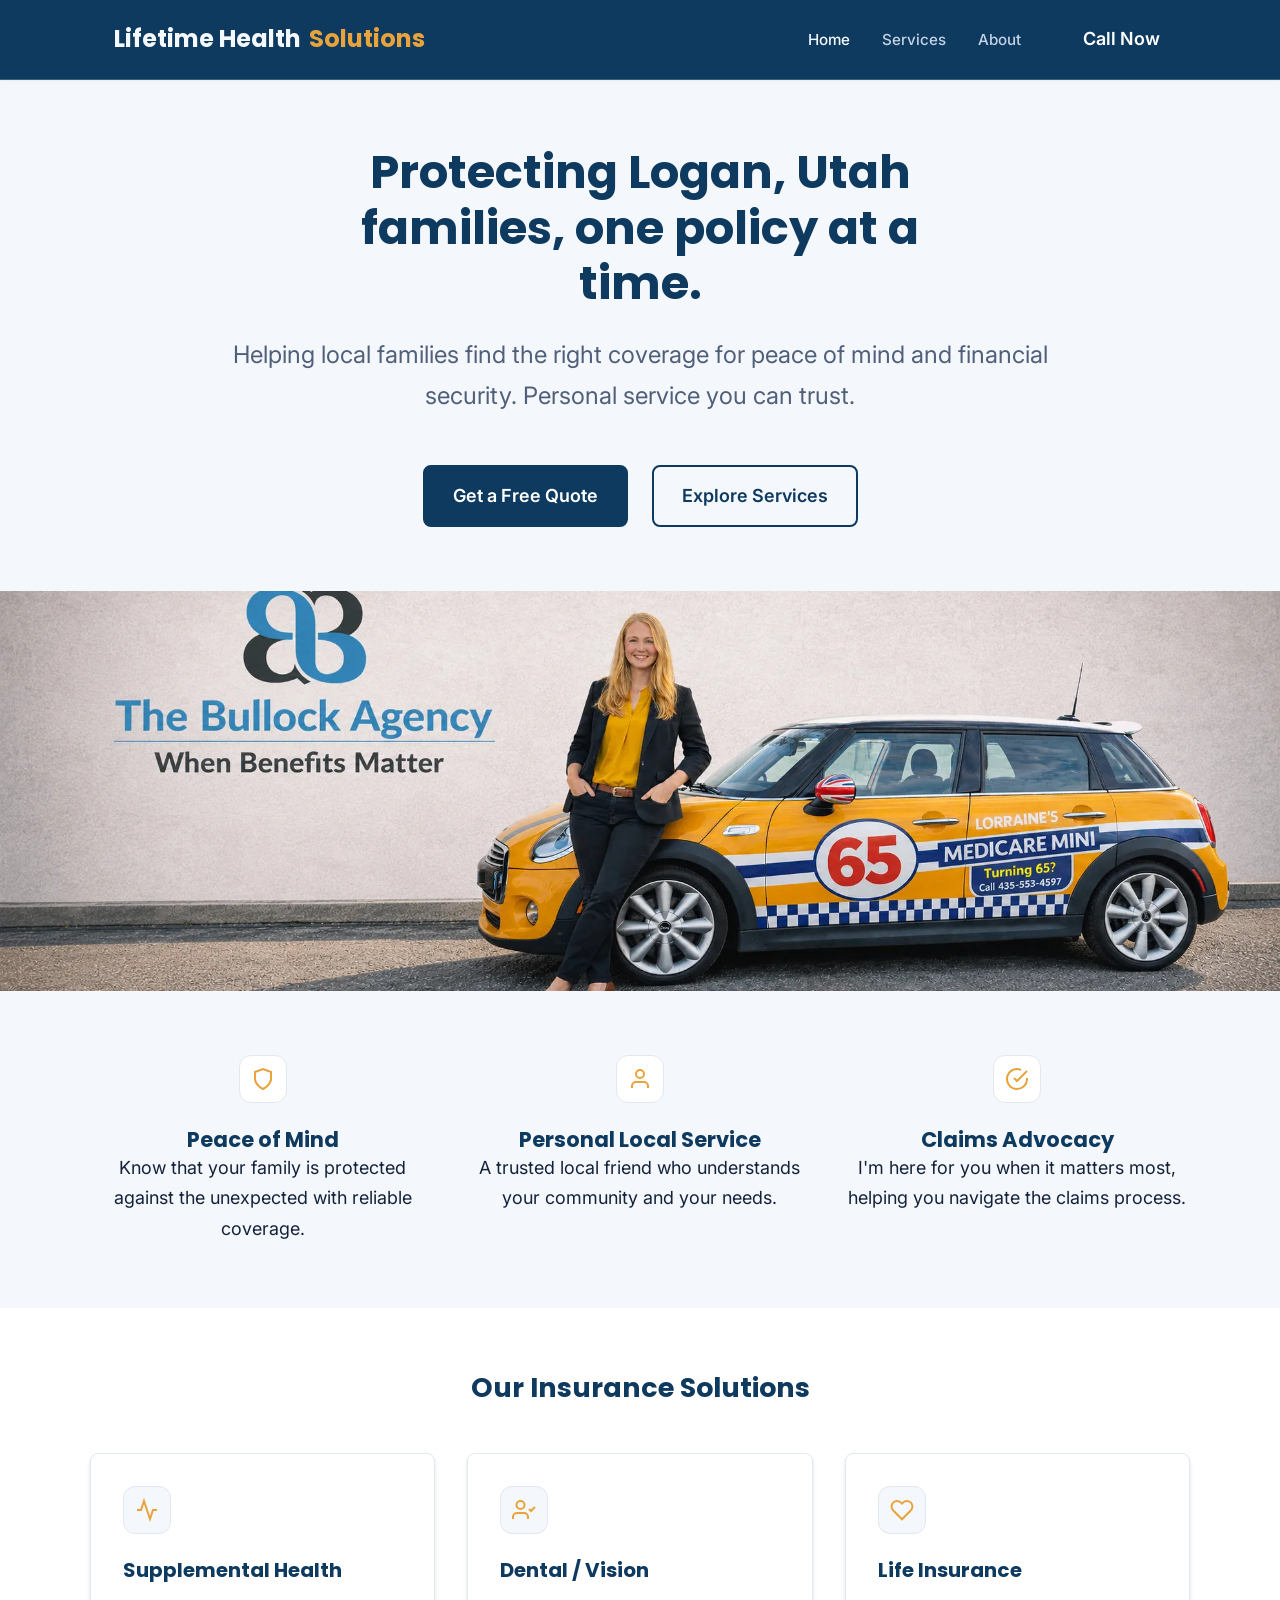
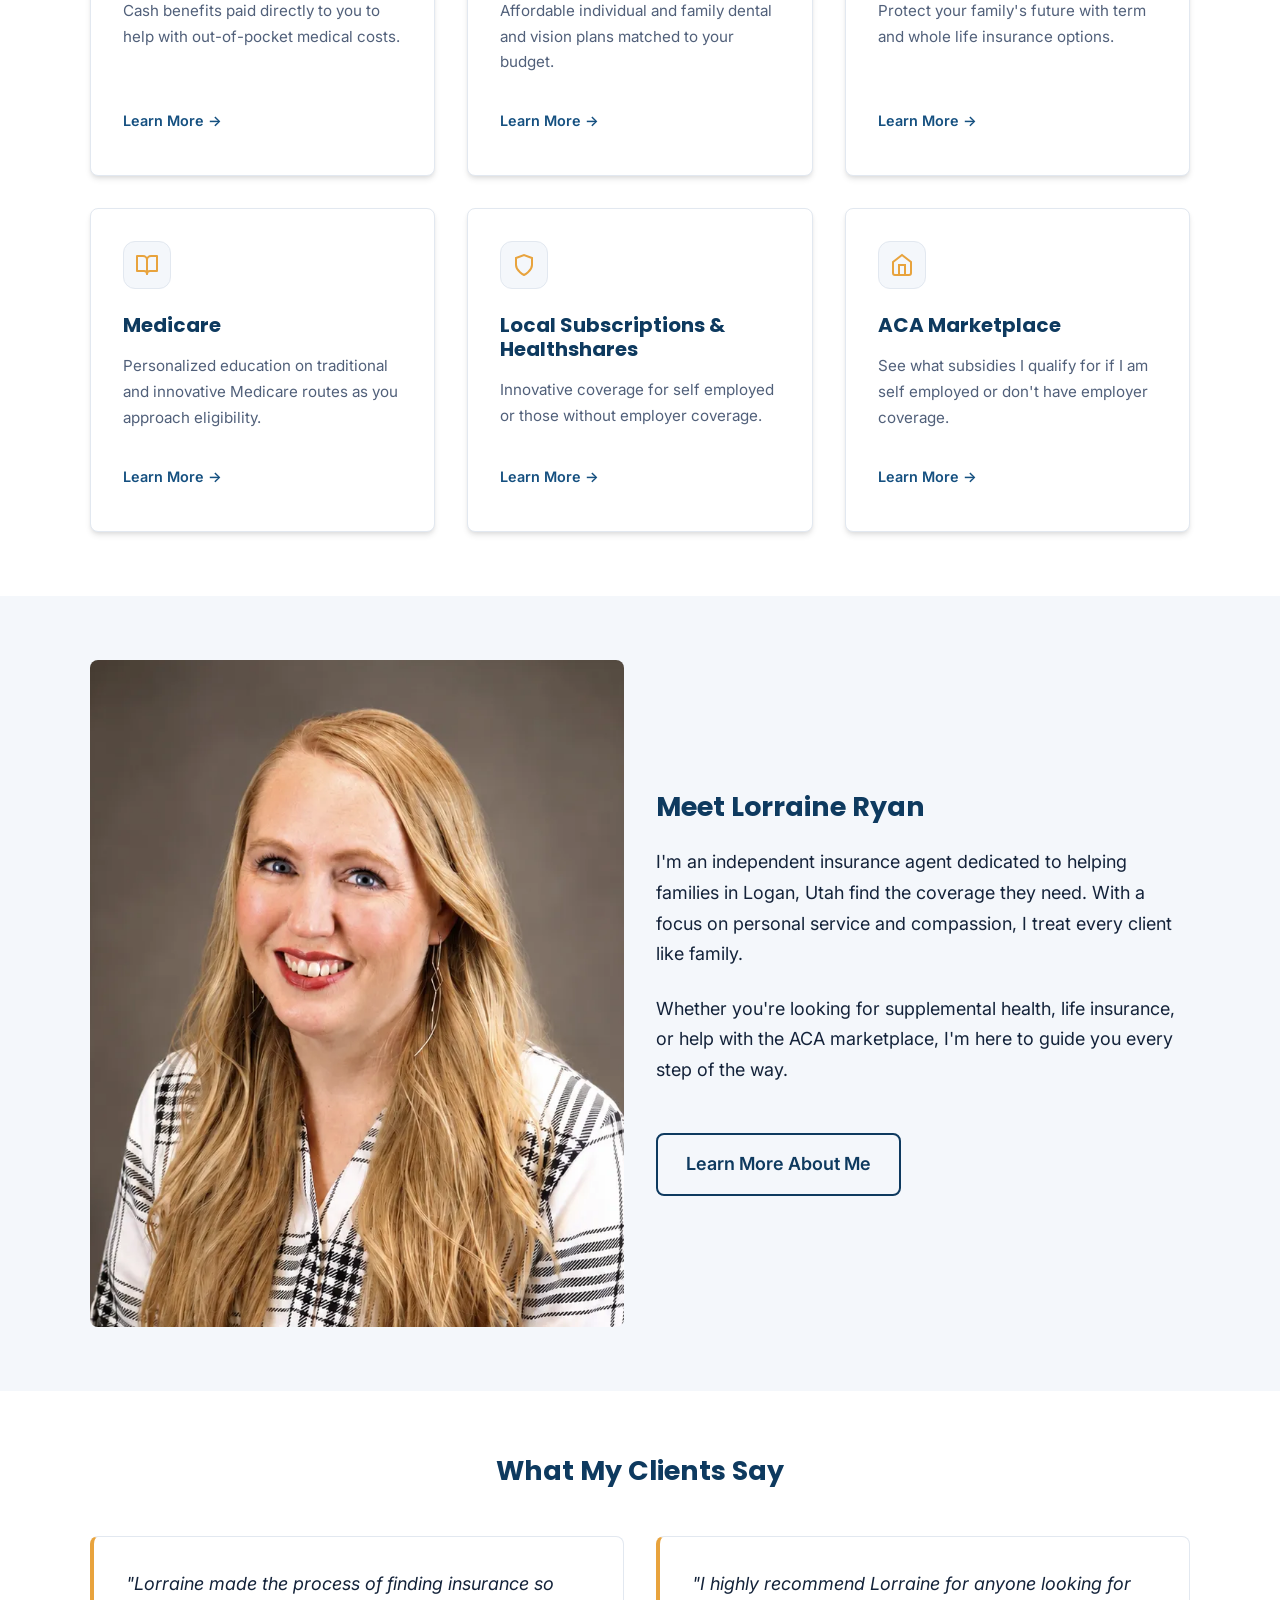
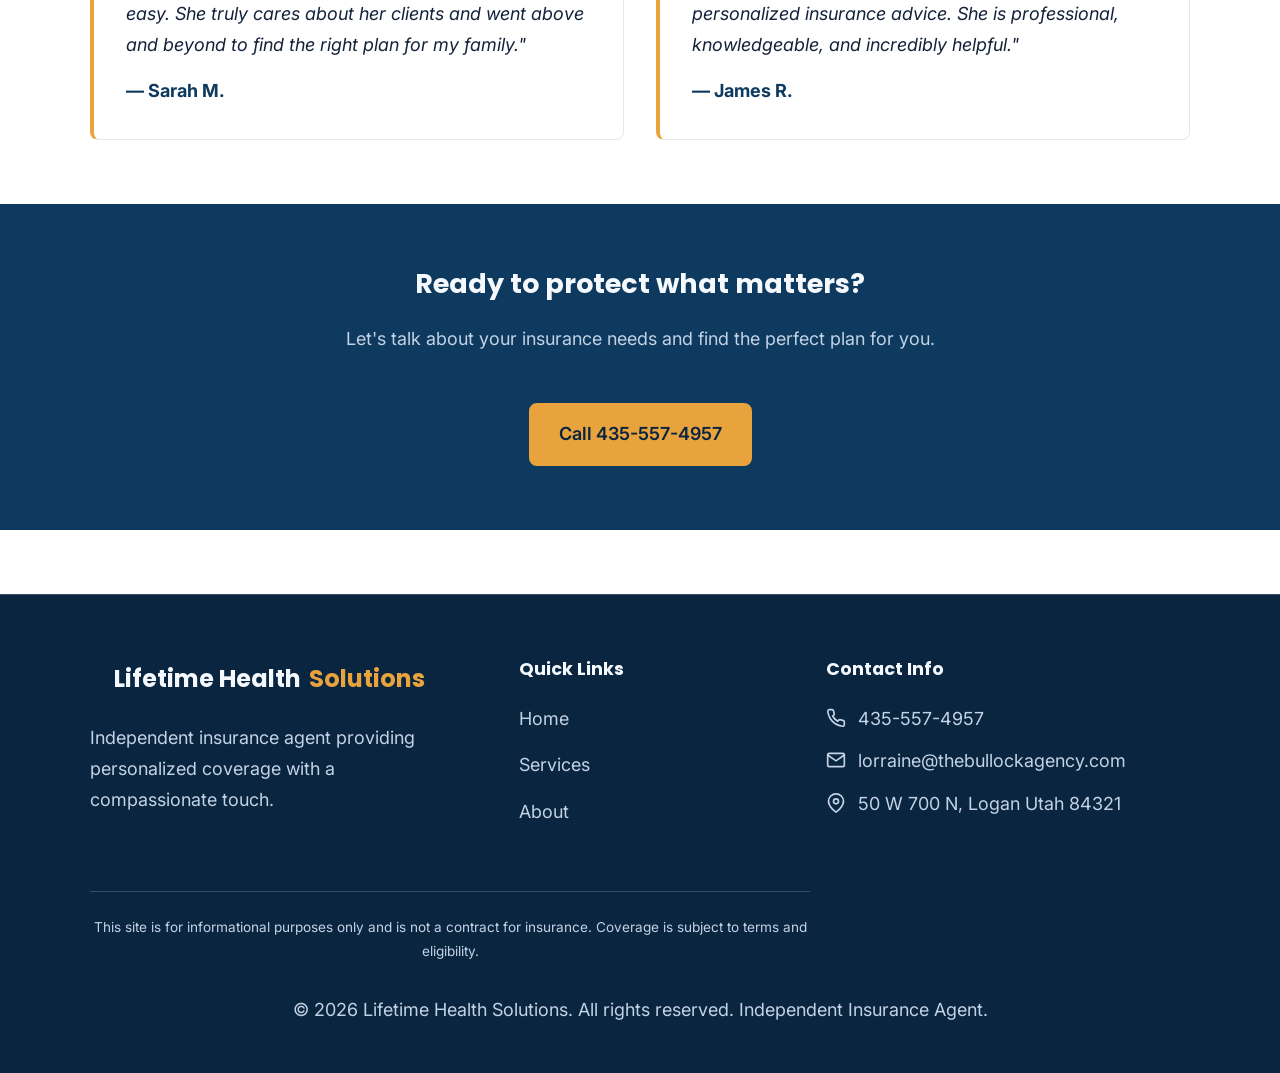
<file: index.html>
<!DOCTYPE html>
<html lang="en">
<head>
  <meta charset="utf-8">
  <meta name="viewport" content="width=device-width, initial-scale=1">
  <title>Lifetime Health Solutions | Independent Insurance Agent | Logan, Utah</title>
  <meta name="description" content="Personalized insurance solutions for families in Logan, Utah. Supplemental health, life, dental, and more with a personal touch.">
  <link rel="stylesheet" href="styles.css">
  <link rel="icon" href="data:image/svg+xml,%3Csvg%20xmlns='http://www.w3.org/2000/svg'%20viewBox='0%200%20100%20100'%3E%3Crect%20width='100'%20height='100'%20rx='20'%20fill='%230E3A5F'/%3E%3Ctext%20y='.9em'%20x='15'%20font-size='70'%20fill='%23E8A33D'%20font-family='serif'%3ELH%3C/text%3E%3C/svg%3E">
  <script>
    document.documentElement.classList.add('js-enabled');
    document.addEventListener('DOMContentLoaded', () => {
      document.querySelectorAll('.current-year').forEach(el => el.textContent = new Date().getFullYear());

      const toggle = document.querySelector('.nav-toggle');
      const menu = document.querySelector('.nav-menu');
      if (toggle && menu) {
        toggle.addEventListener('click', () => {
          const isExpanded = toggle.getAttribute('aria-expanded') === 'true';
          toggle.setAttribute('aria-expanded', !isExpanded);
          menu.setAttribute('data-visible', !isExpanded);
        });
        document.addEventListener('keydown', (e) => {
          if (e.key === 'Escape' && toggle.getAttribute('aria-expanded') === 'true') {
            toggle.setAttribute('aria-expanded', 'false');
            menu.setAttribute('data-visible', 'false');
            toggle.focus();
          }
        });
      }

      const backToTop = document.getElementById('back-to-top');
      if (backToTop) {
        window.addEventListener('scroll', () => {
          if (window.scrollY > 300) {
            backToTop.removeAttribute('hidden');
          } else {
            backToTop.setAttribute('hidden', '');
          }
        });
        backToTop.addEventListener('click', () => {
          window.scrollTo({ top: 0, behavior: 'smooth' });
        });
      }
    });
  </script>
</head>
<body>
  <a href="#main" class="skip-link">Skip to main content</a>

  <header>
    <div class="container header-inner">
      <a href="." class="wordmark" aria-label="Lifetime Health Solutions Home">
        <span class="first-name">Lifetime Health</span><span class="last-name">Solutions</span>
      </a>

      <nav aria-label="Primary">
        <button class="nav-toggle" aria-expanded="false" aria-controls="primary-nav">
          <span class="sr-only">Menu</span>
          <svg viewBox="0 0 24 24" width="24" height="24" fill="none" stroke="currentColor" stroke-width="2" aria-hidden="true">
            <line x1="3" y1="12" x2="21" y2="12"></line>
            <line x1="3" y1="6" x2="21" y2="6"></line>
            <line x1="3" y1="18" x2="21" y2="18"></line>
          </svg>
        </button>
        <div class="nav-menu" id="primary-nav">
          <ul class="nav-list">
            <li><a href="." class="nav-link" aria-current="page">Home</a></li>
            <li><a href="services.html" class="nav-link">Services</a></li>
            <li><a href="about.html" class="nav-link">About</a></li>
            <li><a href="tel:435-557-4957" class="btn btn-sm">Call Now</a></li>
          </ul>
        </div>
      </nav>
    </div>
  </header>

  <main id="main" tabindex="-1">
    <section class="hero">
      <div class="container">
        <h1>Protecting Logan, Utah families, one policy at a time.</h1>
        <p class="hero-text">Helping local families find the right coverage for peace of mind and financial security. Personal service you can trust.</p>
        <div class="btn-group">
          <a href="tel:435-557-4957" class="btn">Get a Free Quote</a>
          <a href="services.html" class="btn btn-secondary">Explore Services</a>
        </div>
      </div>
    </section>

    <div class="hero-image-divider">
      <img src="assets/images/vehicle.webp" alt="Service vehicle" class="full-width-img">
    </div>

    <section class="section bg-soft">
      <div class="container">
        <h2 class="sr-only">Why Choose Lifetime Health Solutions</h2>
        <div class="grid grid-3 text-center">
          <div class="value-prop">
            <div class="icon-box" style="margin-inline: auto;">
              <svg viewBox="0 0 24 24" width="24" height="24" fill="none" stroke="currentColor" stroke-width="2" aria-hidden="true"><path d="M12 22s8-4 8-10V5l-8-3-8 3v7c0 6 8 10 8 10z"></path></svg>
            </div>
            <h3>Peace of Mind</h3>
            <p>Know that your family is protected against the unexpected with reliable coverage.</p>
          </div>
          <div class="value-prop">
            <div class="icon-box" style="margin-inline: auto;">
              <svg viewBox="0 0 24 24" width="24" height="24" fill="none" stroke="currentColor" stroke-width="2" aria-hidden="true"><path d="M20 21v-2a4 4 0 0 0-4-4H8a4 4 0 0 0-4 4v2"></path><circle cx="12" cy="7" r="4"></circle></svg>
            </div>
            <h3>Personal Local Service</h3>
            <p>A trusted local friend who understands your community and your needs.</p>
          </div>
          <div class="value-prop">
            <div class="icon-box" style="margin-inline: auto;">
              <svg viewBox="0 0 24 24" width="24" height="24" fill="none" stroke="currentColor" stroke-width="2" aria-hidden="true"><path d="M22 11.08V12a10 10 0 1 1-5.93-9.14"></path><polyline points="22 4 12 14.01 9 11.01"></polyline></svg>
            </div>
            <h3>Claims Advocacy</h3>
            <p>I'm here for you when it matters most, helping you navigate the claims process.</p>
          </div>
        </div>
      </div>
    </section>

    <section class="section">
      <div class="container">
        <h2 class="text-center" style="margin-bottom: var(--space-xl)">Our Insurance Solutions</h2>
        <div class="grid grid-3">
          <!-- Service 1 -->
          <article class="card">
            <div class="icon-box">
              <svg viewBox="0 0 24 24" width="24" height="24" fill="none" stroke="currentColor" stroke-width="2"><path d="M22 12h-4l-3 9L9 3l-3 9H2"></path></svg>
            </div>
            <h3>Supplemental Health</h3>
            <p>Cash benefits paid directly to you to help with out-of-pocket medical costs.</p>
            <a href="services.html#supplemental" class="card-link">Learn More</a>
          </article>
          <!-- Service 2 -->
          <article class="card">
            <div class="icon-box">
              <svg viewBox="0 0 24 24" width="24" height="24" fill="none" stroke="currentColor" stroke-width="2"><path d="M16 21v-2a4 4 0 0 0-4-4H5a4 4 0 0 0-4 4v2"></path><circle cx="8.5" cy="7" r="4"></circle><polyline points="17 11 19 13 23 9"></polyline></svg>
            </div>
            <h3>Dental / Vision</h3>
            <p>Affordable individual and family dental and vision plans matched to your budget.</p>
            <a href="services.html#dental" class="card-link">Learn More</a>
          </article>
          <!-- Service 3 -->
          <article class="card">
            <div class="icon-box">
              <svg viewBox="0 0 24 24" width="24" height="24" fill="none" stroke="currentColor" stroke-width="2"><path d="M20.84 4.61a5.5 5.5 0 0 0-7.78 0L12 5.67l-1.06-1.06a5.5 5.5 0 0 0-7.78 7.78l1.06 1.06L12 21.23l7.78-7.78 1.06-1.06a5.5 5.5 0 0 0 0-7.78z"></path></svg>
            </div>
            <h3>Life Insurance</h3>
            <p>Protect your family's future with term and whole life insurance options.</p>
            <a href="services.html#life" class="card-link">Learn More</a>
          </article>
          <!-- Service 4 -->
          <article class="card">
            <div class="icon-box">
              <svg viewBox="0 0 24 24" width="24" height="24" fill="none" stroke="currentColor" stroke-width="2" stroke-linecap="round" stroke-linejoin="round"><path d="M2 3h6a4 4 0 0 1 4 4v14a3 3 0 0 0-3-3H2z"></path><path d="M22 3h-6a4 4 0 0 0-4 4v14a3 3 0 0 1 3-3h7z"></path></svg>
            </div>
            <h3>Medicare</h3>
            <p>Personalized education on traditional and innovative Medicare routes as you approach eligibility.</p>
            <a href="services.html#medicare" class="card-link">Learn More</a>
          </article>
          <!-- Service 5 -->
          <article class="card">
            <div class="icon-box">
              <svg viewBox="0 0 24 24" width="24" height="24" fill="none" stroke="currentColor" stroke-width="2"><path d="M12 22s8-4 8-10V5l-8-3-8 3v7c0 6 8 10 8 10z"></path></svg>
            </div>
            <h3>Local Subscriptions & Healthshares</h3>
            <p>Innovative coverage for self employed or those without employer coverage.</p>
            <a href="services.html#subscriptions" class="card-link">Learn More</a>
          </article>
          <!-- Service 6 -->
          <article class="card">
            <div class="icon-box">
              <svg viewBox="0 0 24 24" width="24" height="24" fill="none" stroke="currentColor" stroke-width="2"><path d="M3 9l9-7 9 7v11a2 2 0 0 1-2 2H5a2 2 0 0 1-2-2z"></path><polyline points="9 22 9 12 15 12 15 22"></polyline></svg>
            </div>
            <h3>ACA Marketplace</h3>
            <p>See what subsidies I qualify for if I am self employed or don't have employer coverage.</p>
            <a href="services.html#aca" class="card-link">Learn More</a>
          </article>
        </div>
      </div>
    </section>

    <section class="section bg-soft">
      <div class="container grid grid-2" style="align-items: center;">
        <div>
          <img src="assets/images/lorraine-ryan.webp" alt="Lorraine Ryan" class="headshot">
        </div>
        <div>
          <h2>Meet Lorraine Ryan</h2>
          <p style="margin-top: var(--space-md)">I'm an independent insurance agent dedicated to helping families in Logan, Utah find the coverage they need. With a focus on personal service and compassion, I treat every client like family.</p>
          <p style="margin-top: var(--space-md)">Whether you're looking for supplemental health, life insurance, or help with the ACA marketplace, I'm here to guide you every step of the way.</p>
          <a href="about.html" class="btn btn-secondary mt-xl">Learn More About Me</a>
        </div>
      </div>
    </section>

    <section class="section">
      <div class="container">
        <h2 class="text-center" style="margin-bottom: var(--space-xl)">What My Clients Say</h2>
        <div class="grid grid-2">
          <blockquote class="testimonial">
            <p>"Lorraine made the process of finding insurance so easy. She truly cares about her clients and went above and beyond to find the right plan for my family."</p>
            <cite>— Sarah M.</cite>
          </blockquote>
          <blockquote class="testimonial">
            <p>"I highly recommend Lorraine for anyone looking for personalized insurance advice. She is professional, knowledgeable, and incredibly helpful."</p>
            <cite>— James R.</cite>
          </blockquote>
        </div>
      </div>
    </section>

    <section class="cta-band">
      <div class="container">
        <h2>Ready to protect what matters?</h2>
        <p>Let's talk about your insurance needs and find the perfect plan for you.</p>
        <a href="tel:435-557-4957" class="btn btn-accent">Call 435-557-4957</a>
      </div>
    </section>
  </main>

  <footer>
    <div class="container footer-inner">
      <div>
        <a href="." class="wordmark" style="margin-bottom: var(--space-md)">
          <span class="first-name">Lifetime Health</span><span class="last-name">Solutions</span>
        </a>
        <p>Independent insurance agent providing personalized coverage with a compassionate touch.</p>
      </div>
      <div>
        <h2 class="footer-heading">Quick Links</h2>
        <ul class="footer-links">
          <li><a href=".">Home</a></li>
          <li><a href="services.html">Services</a></li>
          <li><a href="about.html">About</a></li>
        </ul>
      </div>
      <div>
        <h2 class="footer-heading">Contact Info</h2>
        <div class="contact-info">
          <a href="tel:435-557-4957" class="contact-item">
            <svg viewBox="0 0 24 24" width="20" height="20" fill="none" stroke="currentColor" stroke-width="2"><path d="M22 16.92v3a2 2 0 0 1-2.18 2 19.79 19.79 0 0 1-8.63-3.07 19.5 19.5 0 0 1-6-6 19.79 19.79 0 0 1-3.07-8.67A2 2 0 0 1 4.11 2h3a2 2 0 0 1 2 1.72 12.84 12.84 0 0 0 .7 2.81 2 2 0 0 1-.45 2.11L8.09 9.91a16 16 0 0 0 6 6l1.27-1.27a2 2 0 0 1 2.11-.45 12.84 12.84 0 0 0 2.81.7A2 2 0 0 1 22 16.92z"></path></svg>
            435-557-4957
          </a>
          <a href="mailto:lorraine@thebullockagency.com" class="contact-item">
            <svg viewBox="0 0 24 24" width="20" height="20" fill="none" stroke="currentColor" stroke-width="2"><path d="M4 4h16c1.1 0 2 .9 2 2v12c0 1.1-.9 2-2 2H4c-1.1 0-2-.9-2-2V6c0-1.1.9-2 2-2z"></path><polyline points="22,6 12,13 2,6"></polyline></svg>
            lorraine@thebullockagency.com
          </a>
          <div class="contact-item">
            <svg viewBox="0 0 24 24" width="20" height="20" fill="none" stroke="currentColor" stroke-width="2"><path d="M21 10c0 7-9 13-9 13s-9-6-9-13a9 9 0 0 1 18 0z"></path><circle cx="12" cy="10" r="3"></circle></svg>
            <span>50 W 700 N, Logan Utah 84321</span>
          </div>
        </div>
      </div>
    </div>
    <div class="container text-center">
      <p class="disclaimer">
        This site is for informational purposes only and is not a contract for insurance. Coverage is subject to terms and eligibility.
        <!-- Proudly affiliated with The Bullock Agency. -->
      </p>
      <p style="margin-top: var(--space-lg);">&copy; <span class="current-year">2024</span> Lifetime Health Solutions. All rights reserved. Independent Insurance Agent.</p>
    </div>
  </footer>

  <button id="back-to-top" class="back-to-top" aria-label="Back to top" hidden>
    <svg viewBox="0 0 24 24" width="24" height="24" fill="none" stroke="currentColor" stroke-width="3" aria-hidden="true">
      <polyline points="18 15 12 9 6 15"></polyline>
    </svg>
  </button>
</body>
</html>
</file>
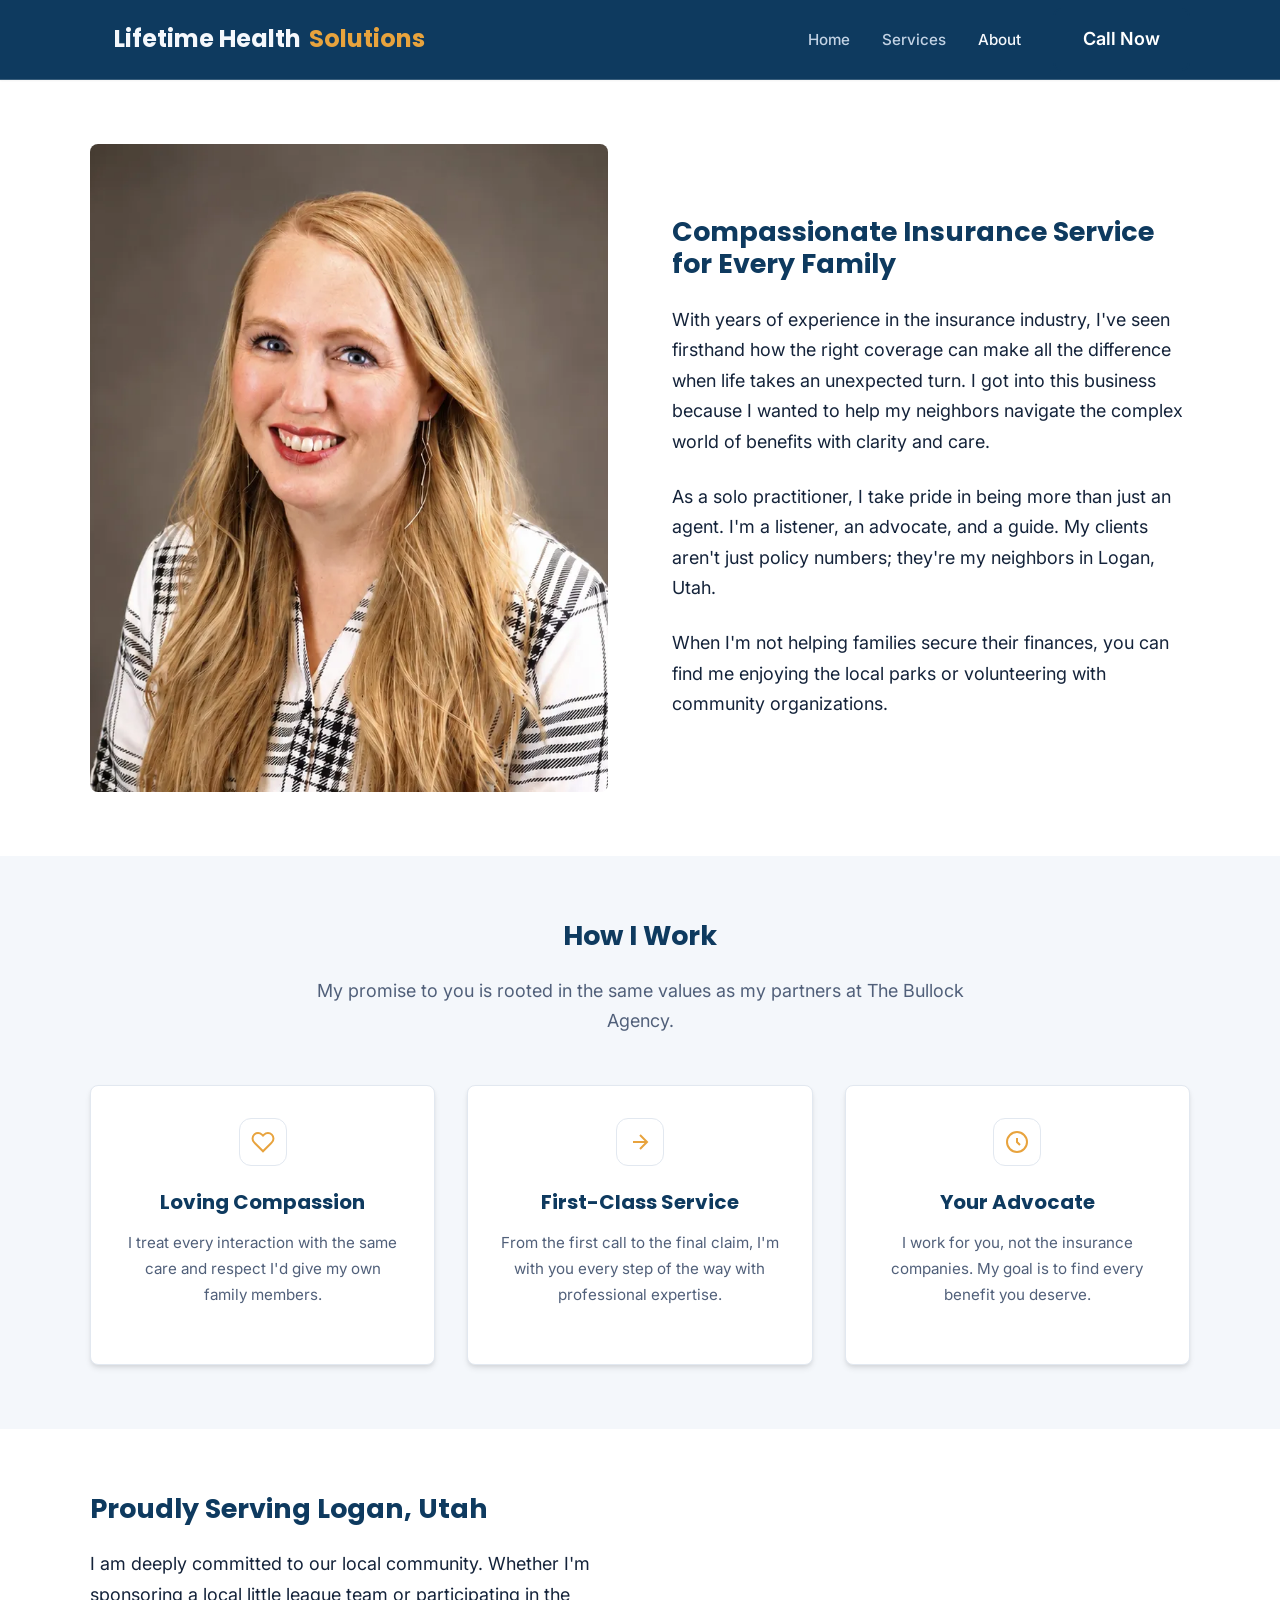
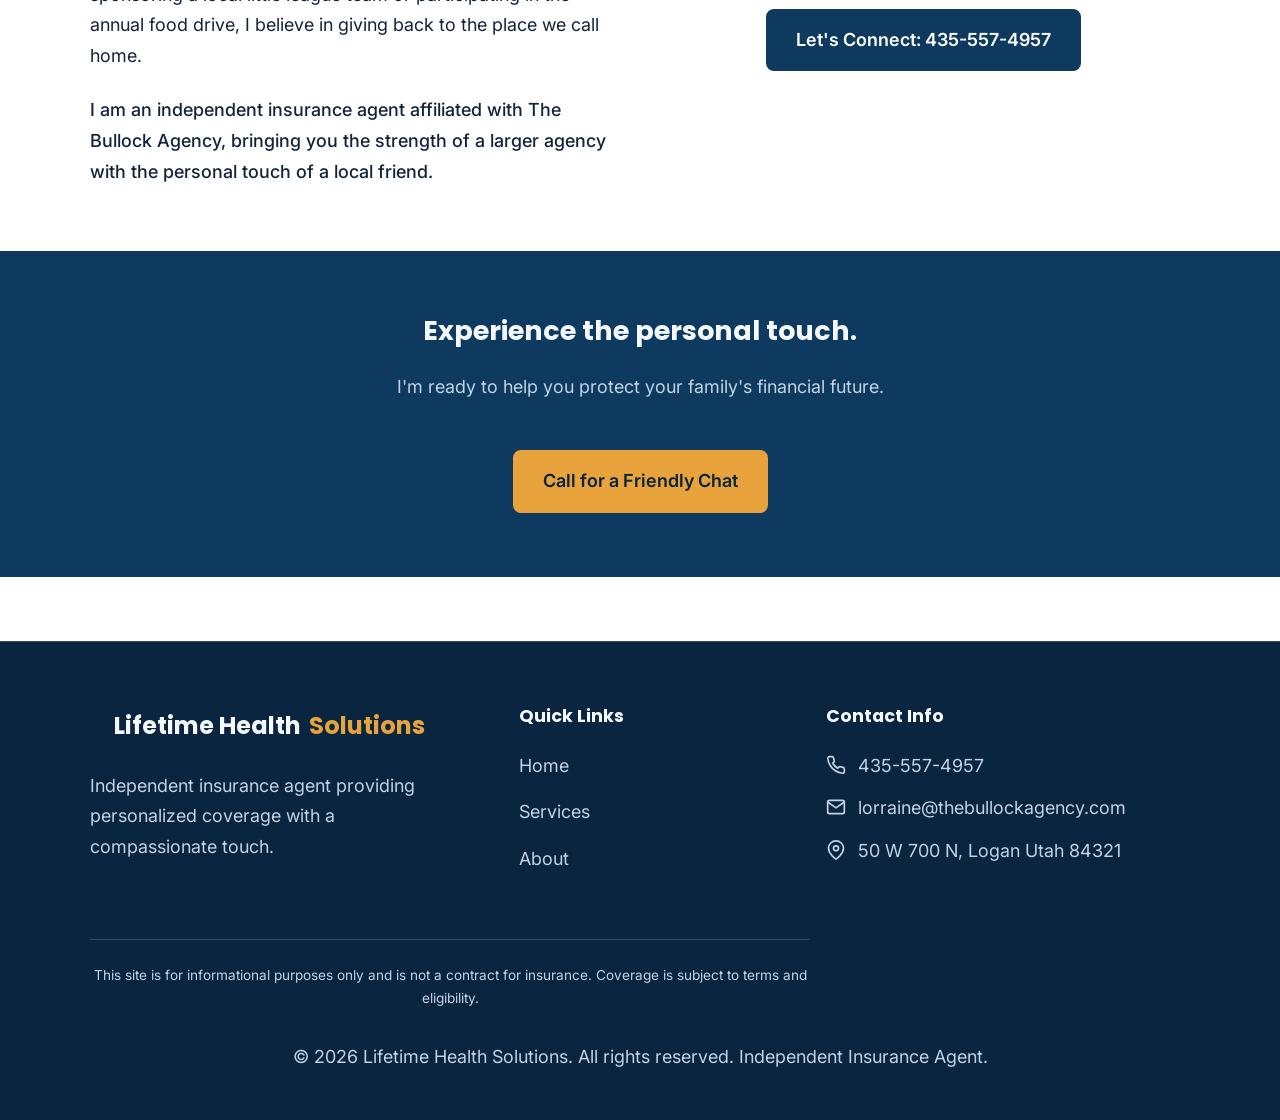
<file: about.html>
<!DOCTYPE html>
<html lang="en">
<head>
  <meta charset="utf-8">
  <meta name="viewport" content="width=device-width, initial-scale=1">
  <title>About | Lifetime Health Solutions | Your Local Insurance Expert</title>
  <meta name="description" content="Learn more about Lifetime Health Solutions, providing personal, compassionate insurance service to families in Logan, Utah.">
  <link rel="stylesheet" href="styles.css">
  <link rel="icon" href="data:image/svg+xml,%3Csvg%20xmlns='http://www.w3.org/2000/svg'%20viewBox='0%200%20100%20100'%3E%3Crect%20width='100'%20height='100'%20rx='20'%20fill='%230E3A5F'/%3E%3Ctext%20y='.9em'%20x='15'%20font-size='70'%20fill='%23E8A33D'%20font-family='serif'%3ELH%3C/text%3E%3C/svg%3E">
  <script>
    document.documentElement.classList.add('js-enabled');
    document.addEventListener('DOMContentLoaded', () => {
      document.querySelectorAll('.current-year').forEach(el => el.textContent = new Date().getFullYear());

      const toggle = document.querySelector('.nav-toggle');
      const menu = document.querySelector('.nav-menu');
      if (toggle && menu) {
        toggle.addEventListener('click', () => {
          const isExpanded = toggle.getAttribute('aria-expanded') === 'true';
          toggle.setAttribute('aria-expanded', !isExpanded);
          menu.setAttribute('data-visible', !isExpanded);
        });
        document.addEventListener('keydown', (e) => {
          if (e.key === 'Escape' && toggle.getAttribute('aria-expanded') === 'true') {
            toggle.setAttribute('aria-expanded', 'false');
            menu.setAttribute('data-visible', 'false');
            toggle.focus();
          }
        });
      }

      const backToTop = document.getElementById('back-to-top');
      if (backToTop) {
        window.addEventListener('scroll', () => {
          if (window.scrollY > 300) {
            backToTop.removeAttribute('hidden');
          } else {
            backToTop.setAttribute('hidden', '');
          }
        });
        backToTop.addEventListener('click', () => {
          window.scrollTo({ top: 0, behavior: 'smooth' });
        });
      }
    });
  </script>
</head>
<body>
  <a href="#main" class="skip-link">Skip to main content</a>

  <header>
    <div class="container header-inner">
      <a href="." class="wordmark" aria-label="Lifetime Health Solutions Home">
        <span class="first-name">Lifetime Health</span><span class="last-name">Solutions</span>
      </a>

      <nav aria-label="Primary">
        <button class="nav-toggle" aria-expanded="false" aria-controls="primary-nav">
          <span class="sr-only">Menu</span>
          <svg viewBox="0 0 24 24" width="24" height="24" fill="none" stroke="currentColor" stroke-width="2" aria-hidden="true">
            <line x1="3" y1="12" x2="21" y2="12"></line>
            <line x1="3" y1="6" x2="21" y2="6"></line>
            <line x1="3" y1="18" x2="21" y2="18"></line>
          </svg>
        </button>
        <div class="nav-menu" id="primary-nav">
          <ul class="nav-list">
            <li><a href="." class="nav-link">Home</a></li>
            <li><a href="services.html" class="nav-link">Services</a></li>
            <li><a href="about.html" class="nav-link" aria-current="page">About</a></li>
            <li><a href="tel:435-557-4957" class="btn btn-sm">Call Now</a></li>
          </ul>
        </div>
      </nav>
    </div>
  </header>

  <main id="main" tabindex="-1">
    <section class="section">
      <div class="container grid grid-2" style="align-items: center; gap: var(--space-2xl);">
        <div>
          <img src="assets/images/lorraine-ryan.webp" alt="Lorraine Ryan" class="headshot">
        </div>
        <div>
          <h1>Compassionate Insurance Service for Every Family</h1>
          <p style="margin-top: var(--space-md)">
            With years of experience in the insurance industry, I've seen firsthand how the right coverage can make all the difference when life takes an unexpected turn. I got into this business because I wanted to help my neighbors navigate the complex world of benefits with clarity and care.
          </p>
          <p style="margin-top: var(--space-md)">
            As a solo practitioner, I take pride in being more than just an agent. I'm a listener, an advocate, and a guide. My clients aren't just policy numbers; they're my neighbors in Logan, Utah.
          </p>
          <p style="margin-top: var(--space-md)">
            When I'm not helping families secure their finances, you can find me enjoying the local parks or volunteering with community organizations.
          </p>
        </div>
      </div>
    </section>

    <section class="section bg-soft">
      <div class="container">
        <h2 class="text-center">How I Work</h2>
        <p class="text-center" style="max-width: 60ch; margin-inline: auto; margin-top: var(--space-md); color: var(--ink-muted);">My promise to you is rooted in the same values as my partners at The Bullock Agency.</p>

        <div class="grid grid-3 mt-xl">
          <div class="card text-center">
            <div class="icon-box" style="margin-inline: auto;">
              <svg viewBox="0 0 24 24" width="24" height="24" fill="none" stroke="currentColor" stroke-width="2" aria-hidden="true"><path d="M20.84 4.61a5.5 5.5 0 0 0-7.78 0L12 5.67l-1.06-1.06a5.5 5.5 0 0 0-7.78 7.78l1.06 1.06L12 21.23l7.78-7.78 1.06-1.06a5.5 5.5 0 0 0 0-7.78z"></path></svg>
            </div>
            <h3>Loving Compassion</h3>
            <p>I treat every interaction with the same care and respect I'd give my own family members.</p>
          </div>
          <div class="card text-center">
            <div class="icon-box" style="margin-inline: auto;">
              <svg viewBox="0 0 24 24" width="24" height="24" fill="none" stroke="currentColor" stroke-width="2" aria-hidden="true"><path d="M5 12h14M12 5l7 7-7 7"></path></svg>
            </div>
            <h3>First-Class Service</h3>
            <p>From the first call to the final claim, I'm with you every step of the way with professional expertise.</p>
          </div>
          <div class="card text-center">
            <div class="icon-box" style="margin-inline: auto;">
              <svg viewBox="0 0 24 24" width="24" height="24" fill="none" stroke="currentColor" stroke-width="2" aria-hidden="true"><circle cx="12" cy="12" r="10"></circle><path d="M12 8v4l3 3"></path></svg>
            </div>
            <h3>Your Advocate</h3>
            <p>I work for you, not the insurance companies. My goal is to find every benefit you deserve.</p>
          </div>
        </div>
      </div>
    </section>

    <section class="section">
      <div class="container">
        <div class="grid grid-2" style="align-items: center;">
          <div>
            <h2>Proudly Serving Logan, Utah</h2>
            <p style="margin-top: var(--space-md)">
              I am deeply committed to our local community. Whether I'm sponsoring a local little league team or participating in the annual food drive, I believe in giving back to the place we call home.
            </p>
            <p style="margin-top: var(--space-md); font-weight: 500;">
              I am an independent insurance agent affiliated with The Bullock Agency, bringing you the strength of a larger agency with the personal touch of a local friend.
            </p>
          </div>
          <div class="text-center">
            <a href="tel:435-557-4957" class="btn btn-lg">Let's Connect: 435-557-4957</a>
          </div>
        </div>
      </div>
    </section>

    <section class="cta-band">
      <div class="container">
        <h2>Experience the personal touch.</h2>
        <p>I'm ready to help you protect your family's financial future.</p>
        <a href="tel:435-557-4957" class="btn btn-accent">Call for a Friendly Chat</a>
      </div>
    </section>
  </main>

  <footer>
    <div class="container footer-inner">
      <div>
        <a href="." class="wordmark" style="margin-bottom: var(--space-md)">
          <span class="first-name">Lifetime Health</span><span class="last-name">Solutions</span>
        </a>
        <p>Independent insurance agent providing personalized coverage with a compassionate touch.</p>
      </div>
      <div>
        <h2 class="footer-heading">Quick Links</h2>
        <ul class="footer-links">
          <li><a href=".">Home</a></li>
          <li><a href="services.html">Services</a></li>
          <li><a href="about.html">About</a></li>
        </ul>
      </div>
      <div>
        <h2 class="footer-heading">Contact Info</h2>
        <div class="contact-info">
          <a href="tel:435-557-4957" class="contact-item">
            <svg viewBox="0 0 24 24" width="20" height="20" fill="none" stroke="currentColor" stroke-width="2"><path d="M22 16.92v3a2 2 0 0 1-2.18 2 19.79 19.79 0 0 1-8.63-3.07 19.5 19.5 0 0 1-6-6 19.79 19.79 0 0 1-3.07-8.67A2 2 0 0 1 4.11 2h3a2 2 0 0 1 2 1.72 12.84 12.84 0 0 0 .7 2.81 2 2 0 0 1-.45 2.11L8.09 9.91a16 16 0 0 0 6 6l1.27-1.27a2 2 0 0 1 2.11-.45 12.84 12.84 0 0 0 2.81.7A2 2 0 0 1 22 16.92z"></path></svg>
            435-557-4957
          </a>
          <a href="mailto:lorraine@thebullockagency.com" class="contact-item">
            <svg viewBox="0 0 24 24" width="20" height="20" fill="none" stroke="currentColor" stroke-width="2"><path d="M4 4h16c1.1 0 2 .9 2 2v12c0 1.1-.9 2-2 2H4c-1.1 0-2-.9-2-2V6c0-1.1.9-2 2-2z"></path><polyline points="22,6 12,13 2,6"></polyline></svg>
            lorraine@thebullockagency.com
          </a>
          <div class="contact-item">
            <svg viewBox="0 0 24 24" width="20" height="20" fill="none" stroke="currentColor" stroke-width="2"><path d="M21 10c0 7-9 13-9 13s-9-6-9-13a9 9 0 0 1 18 0z"></path><circle cx="12" cy="10" r="3"></circle></svg>
            <span>50 W 700 N, Logan Utah 84321</span>
          </div>
        </div>
      </div>
    </div>
    <div class="container text-center">
      <p class="disclaimer">
        This site is for informational purposes only and is not a contract for insurance. Coverage is subject to terms and eligibility.
        <!-- Proudly affiliated with The Bullock Agency. -->
      </p>
      <p style="margin-top: var(--space-lg);">&copy; <span class="current-year">2024</span> Lifetime Health Solutions. All rights reserved. Independent Insurance Agent.</p>
    </div>
  </footer>

  <button id="back-to-top" class="back-to-top" aria-label="Back to top" hidden>
    <svg viewBox="0 0 24 24" width="24" height="24" fill="none" stroke="currentColor" stroke-width="3" aria-hidden="true">
      <polyline points="18 15 12 9 6 15"></polyline>
    </svg>
  </button>
</body>
</html>
</file>
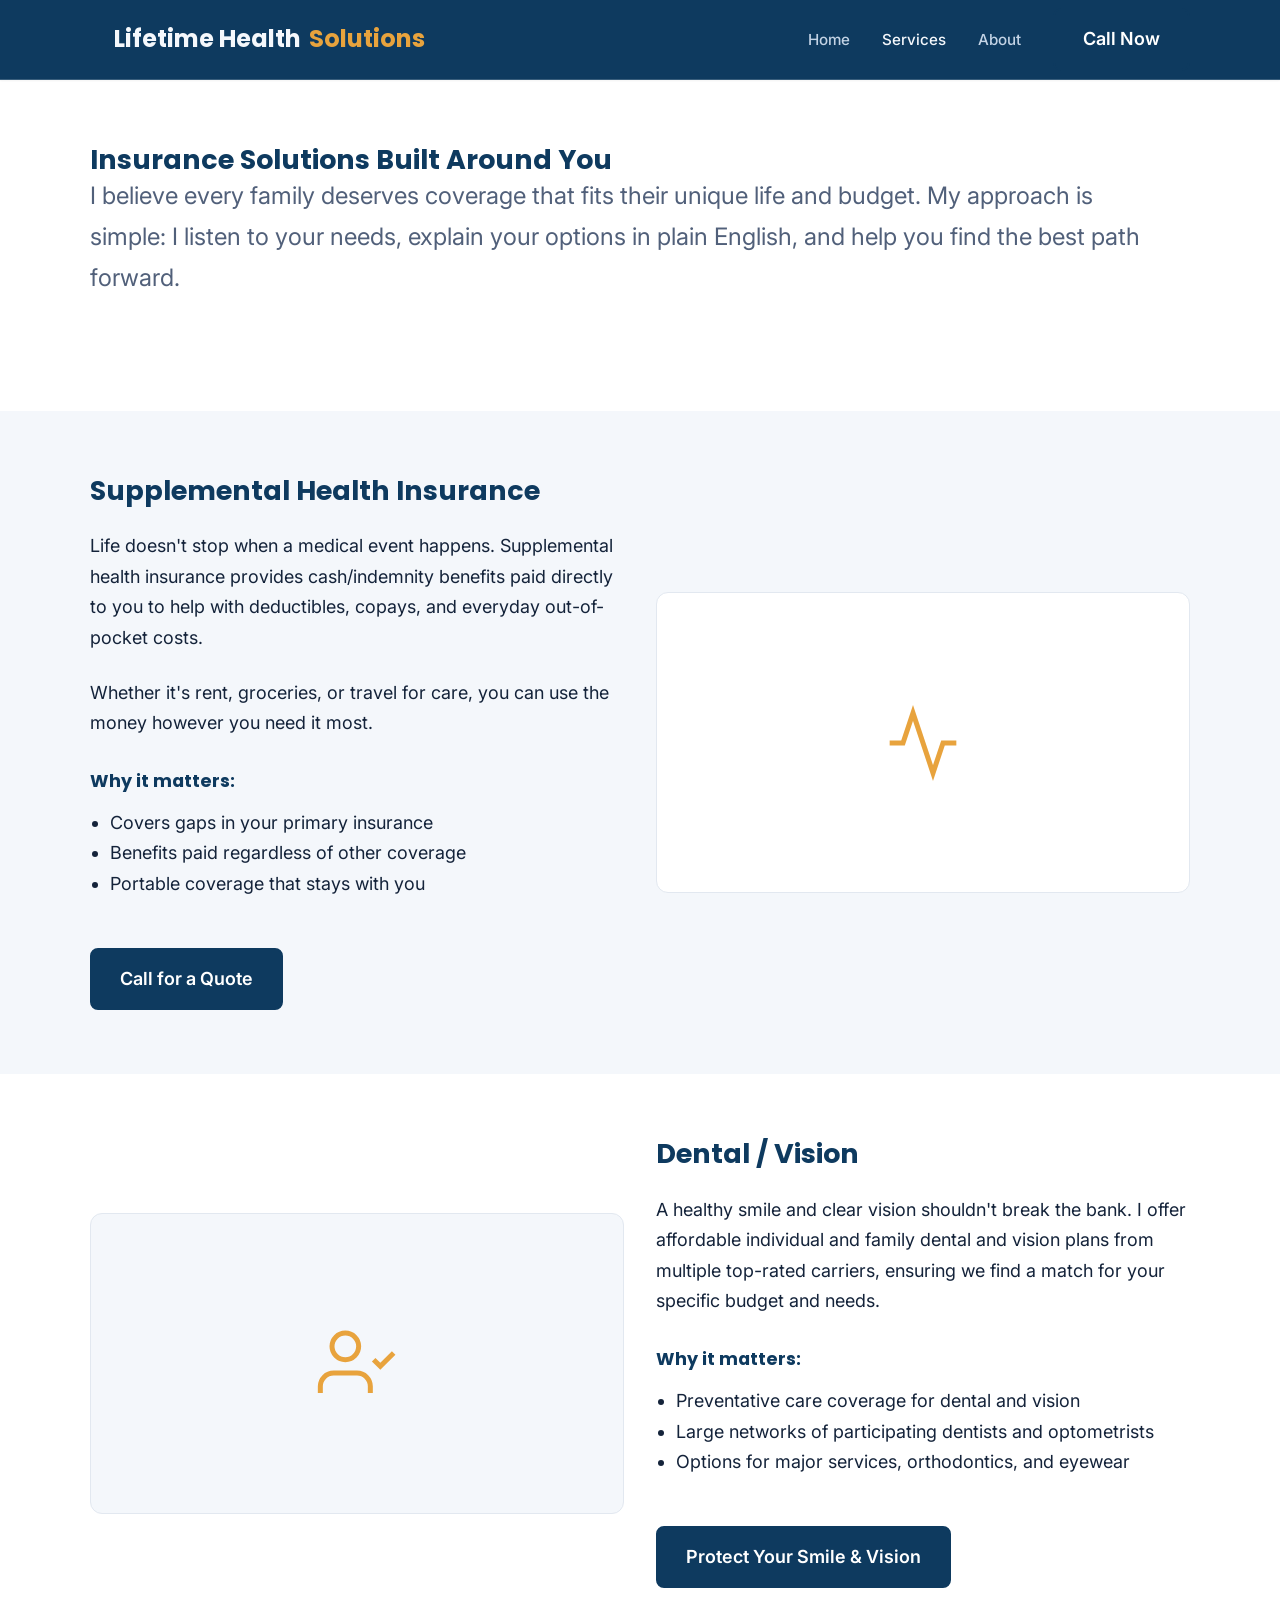
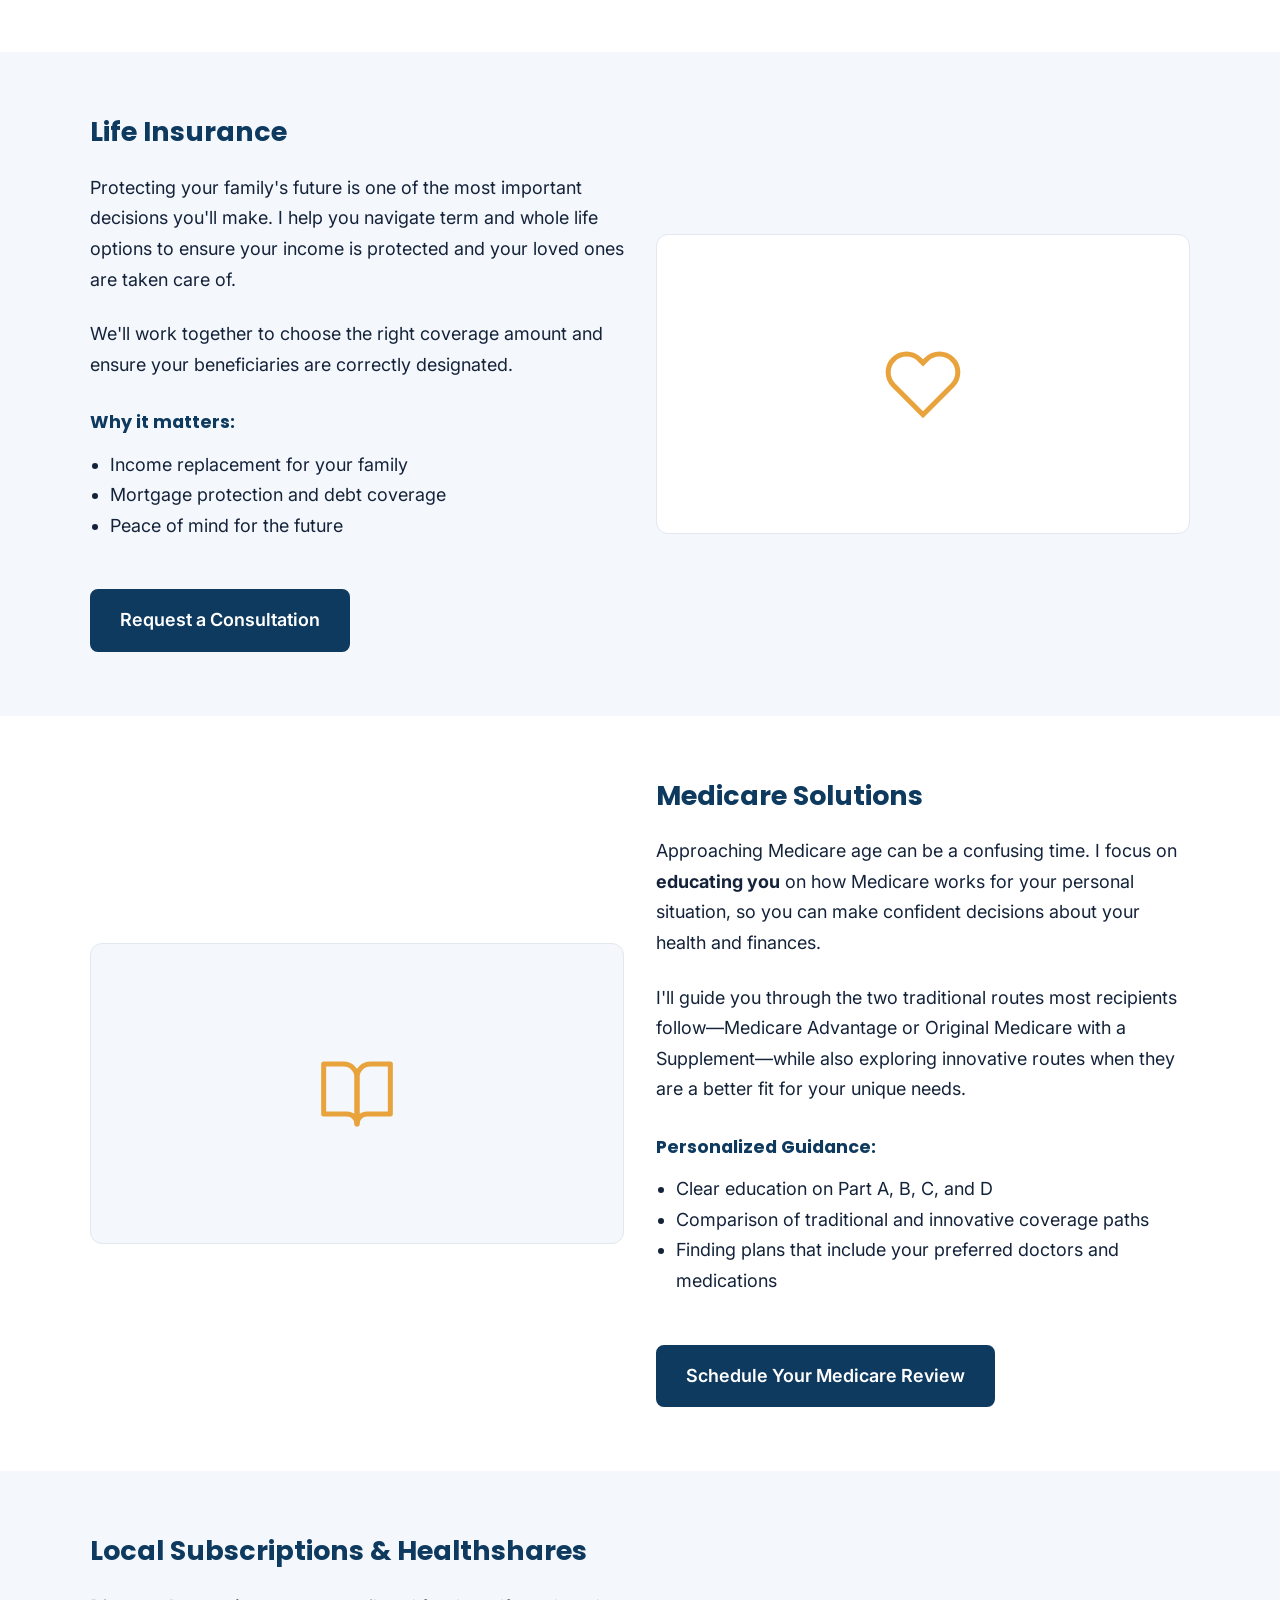
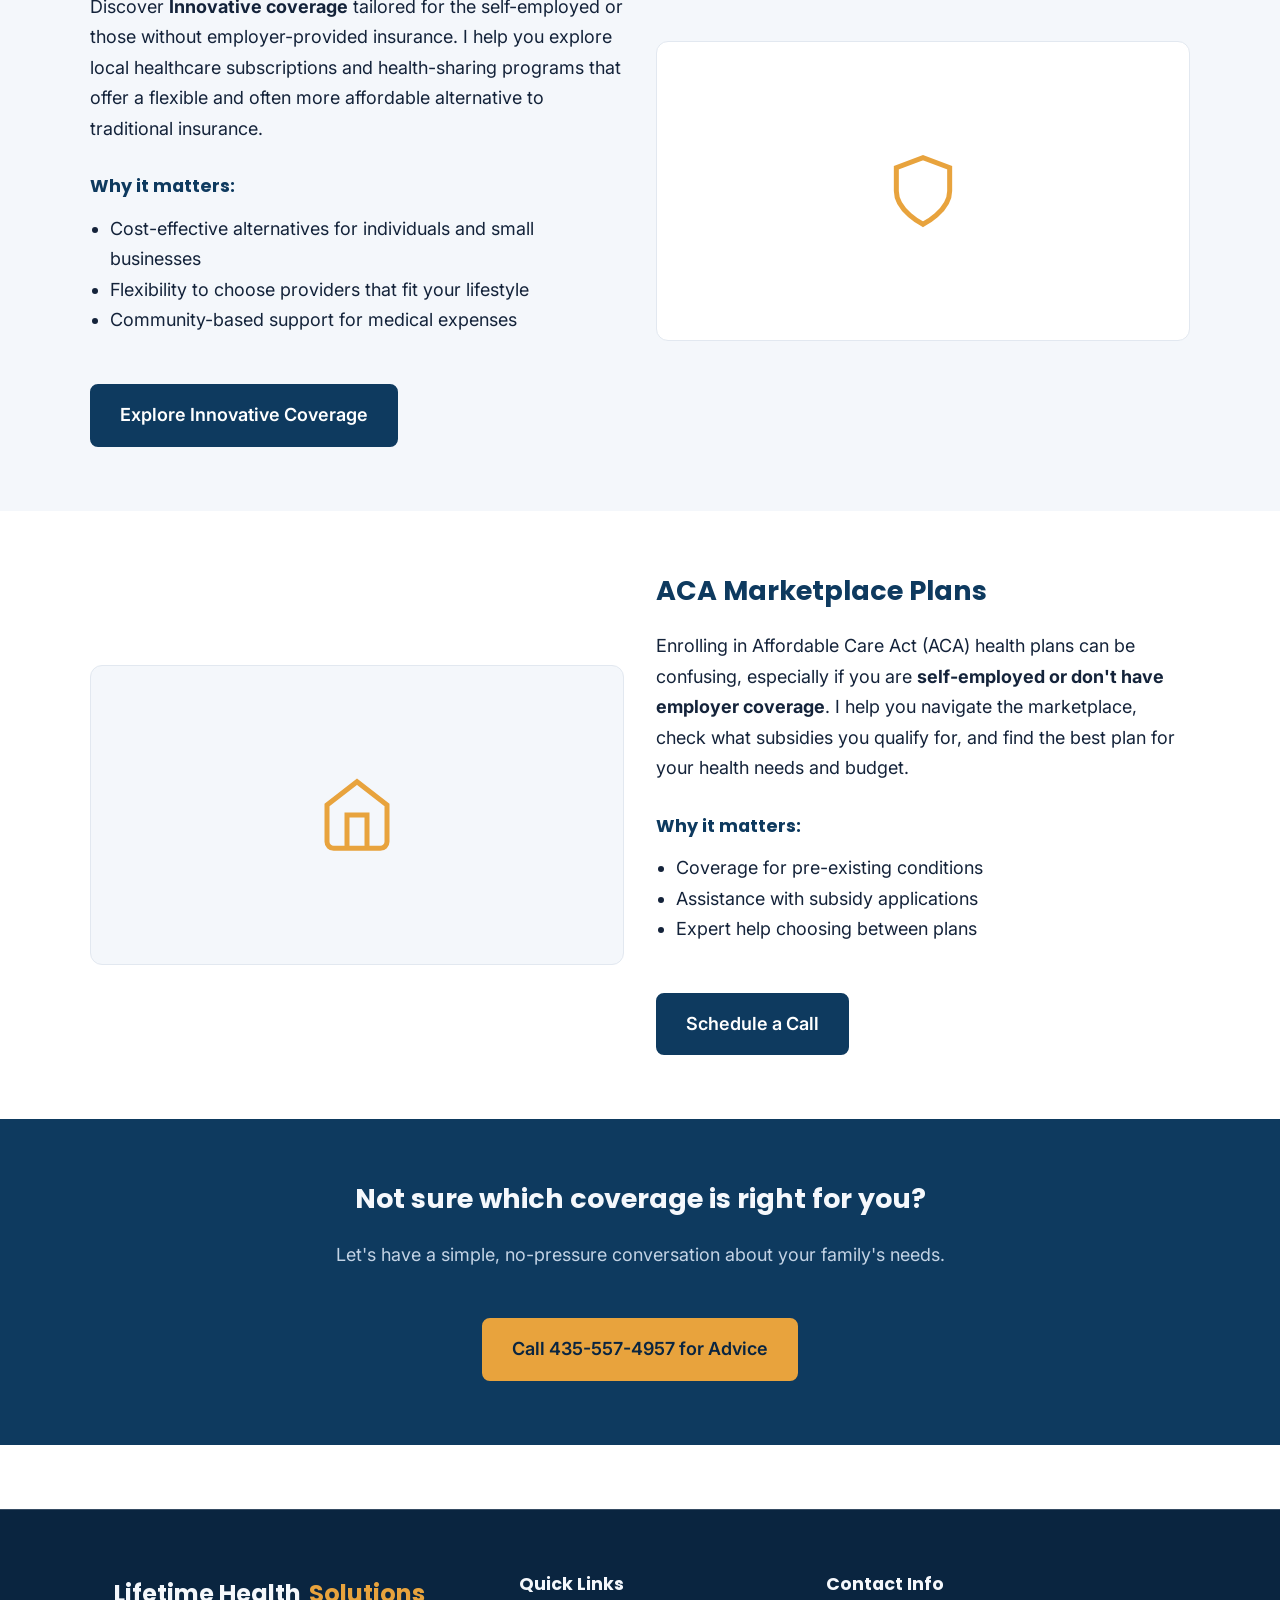
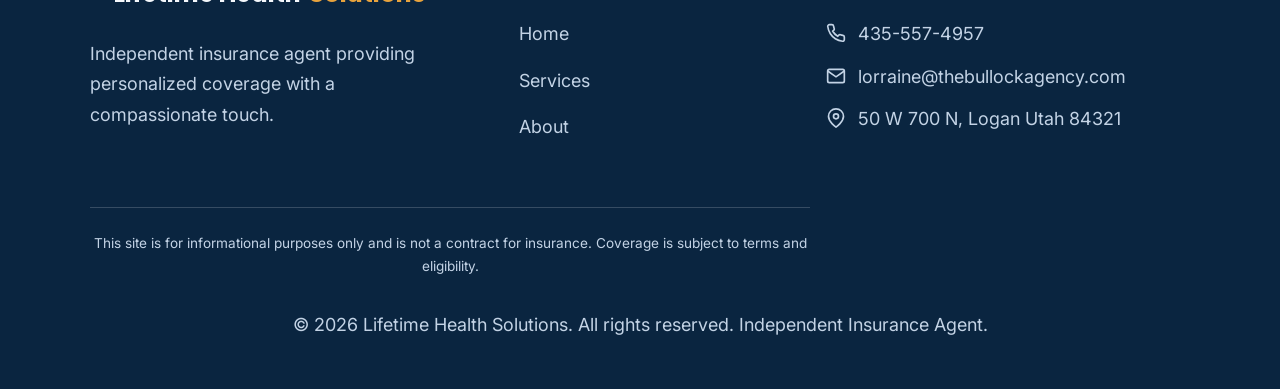
<file: services.html>
<!DOCTYPE html>
<html lang="en">
<head>
  <meta charset="utf-8">
  <meta name="viewport" content="width=device-width, initial-scale=1">
  <title>Insurance Services | Lifetime Health Solutions | Independent Agent</title>
  <meta name="description" content="Explore insurance solutions including supplemental health, life, dental, and ACA marketplace plans tailored to your family's needs.">
  <link rel="stylesheet" href="styles.css">
  <link rel="icon" href="data:image/svg+xml,%3Csvg%20xmlns='http://www.w3.org/2000/svg'%20viewBox='0%200%20100%20100'%3E%3Crect%20width='100'%20height='100'%20rx='20'%20fill='%230E3A5F'/%3E%3Ctext%20y='.9em'%20x='15'%20font-size='70'%20fill='%23E8A33D'%20font-family='serif'%3ELH%3C/text%3E%3C/svg%3E">
  <script>
    document.documentElement.classList.add('js-enabled');
    document.addEventListener('DOMContentLoaded', () => {
      document.querySelectorAll('.current-year').forEach(el => el.textContent = new Date().getFullYear());

      const toggle = document.querySelector('.nav-toggle');
      const menu = document.querySelector('.nav-menu');
      if (toggle && menu) {
        toggle.addEventListener('click', () => {
          const isExpanded = toggle.getAttribute('aria-expanded') === 'true';
          toggle.setAttribute('aria-expanded', !isExpanded);
          menu.setAttribute('data-visible', !isExpanded);
        });
        document.addEventListener('keydown', (e) => {
          if (e.key === 'Escape' && toggle.getAttribute('aria-expanded') === 'true') {
            toggle.setAttribute('aria-expanded', 'false');
            menu.setAttribute('data-visible', 'false');
            toggle.focus();
          }
        });
      }

      const backToTop = document.getElementById('back-to-top');
      if (backToTop) {
        window.addEventListener('scroll', () => {
          if (window.scrollY > 300) {
            backToTop.removeAttribute('hidden');
          } else {
            backToTop.setAttribute('hidden', '');
          }
        });
        backToTop.addEventListener('click', () => {
          window.scrollTo({ top: 0, behavior: 'smooth' });
        });
      }
    });
  </script>
</head>
<body>
  <a href="#main" class="skip-link">Skip to main content</a>

  <header>
    <div class="container header-inner">
      <a href="." class="wordmark" aria-label="Lifetime Health Solutions Home">
        <span class="first-name">Lifetime Health</span><span class="last-name">Solutions</span>
      </a>

      <nav aria-label="Primary">
        <button class="nav-toggle" aria-expanded="false" aria-controls="primary-nav">
          <span class="sr-only">Menu</span>
          <svg viewBox="0 0 24 24" width="24" height="24" fill="none" stroke="currentColor" stroke-width="2" aria-hidden="true">
            <line x1="3" y1="12" x2="21" y2="12"></line>
            <line x1="3" y1="6" x2="21" y2="6"></line>
            <line x1="3" y1="18" x2="21" y2="18"></line>
          </svg>
        </button>
        <div class="nav-menu" id="primary-nav">
          <ul class="nav-list">
            <li><a href="." class="nav-link">Home</a></li>
            <li><a href="services.html" class="nav-link" aria-current="page">Services</a></li>
            <li><a href="about.html" class="nav-link">About</a></li>
            <li><a href="tel:435-557-4957" class="btn btn-sm">Call Now</a></li>
          </ul>
        </div>
      </nav>
    </div>
  </header>

  <main id="main" tabindex="-1">
    <section class="section">
      <div class="container">
        <h1>Insurance Solutions Built Around You</h1>
        <p class="hero-text" style="max-width: 70ch; margin-inline: 0; text-align: left;">
          I believe every family deserves coverage that fits their unique life and budget. My approach is simple: I listen to your needs, explain your options in plain English, and help you find the best path forward.
        </p>
      </div>
    </section>

    <!-- Service 1: Supplemental Health -->
    <section id="supplemental" class="section bg-soft">
      <div class="container grid grid-2" style="align-items: center;">
        <div>
          <h2>Supplemental Health Insurance</h2>
          <p style="margin-top: var(--space-md)">
            Life doesn't stop when a medical event happens. Supplemental health insurance provides cash/indemnity benefits paid directly to you to help with deductibles, copays, and everyday out-of-pocket costs.
          </p>
          <p style="margin-top: var(--space-md)">
            Whether it's rent, groceries, or travel for care, you can use the money however you need it most.
          </p>
          <h3 style="margin-top: var(--space-lg); font-size: 1.1rem; color: var(--navy-800);">Why it matters:</h3>
          <ul style="margin-top: var(--space-sm); padding-left: 1.25rem;">
            <li>Covers gaps in your primary insurance</li>
            <li>Benefits paid regardless of other coverage</li>
            <li>Portable coverage that stays with you</li>
          </ul>
          <a href="tel:435-557-4957" class="btn mt-xl">Call for a Quote</a>
        </div>
        <div class="icon-box" style="width: 100%; height: auto; aspect-ratio: 16/9; margin-bottom: 0;">
          <svg viewBox="0 0 24 24" width="80" height="80" fill="none" stroke="currentColor" stroke-width="1.5" aria-hidden="true"><path d="M22 12h-4l-3 9L9 3l-3 9H2"></path></svg>
        </div>
      </div>
    </section>

    <!-- Service 2: Dental / Vision -->
    <section id="dental" class="section">
      <div class="container grid grid-2" style="align-items: center;">
        <div style="order: 2;">
          <h2>Dental / Vision</h2>
          <p style="margin-top: var(--space-md)">
            A healthy smile and clear vision shouldn't break the bank. I offer affordable individual and family dental and vision plans from multiple top-rated carriers, ensuring we find a match for your specific budget and needs.
          </p>
          <h3 style="margin-top: var(--space-lg); font-size: 1.1rem; color: var(--navy-800);">Why it matters:</h3>
          <ul style="margin-top: var(--space-sm); padding-left: 1.25rem;">
            <li>Preventative care coverage for dental and vision</li>
            <li>Large networks of participating dentists and optometrists</li>
            <li>Options for major services, orthodontics, and eyewear</li>
          </ul>
          <a href="tel:435-557-4957" class="btn mt-xl">Protect Your Smile & Vision</a>
        </div>
        <div class="icon-box" style="width: 100%; height: auto; aspect-ratio: 16/9; margin-bottom: 0; order: 1;">
          <svg viewBox="0 0 24 24" width="80" height="80" fill="none" stroke="currentColor" stroke-width="1.5" aria-hidden="true"><path d="M16 21v-2a4 4 0 0 0-4-4H5a4 4 0 0 0-4 4v2"></path><circle cx="8.5" cy="7" r="4"></circle><polyline points="17 11 19 13 23 9"></polyline></svg>
        </div>
      </div>
    </section>

    <!-- Service 3: Life Insurance -->
    <section id="life" class="section bg-soft">
      <div class="container grid grid-2" style="align-items: center;">
        <div>
          <h2>Life Insurance</h2>
          <p style="margin-top: var(--space-md)">
            Protecting your family's future is one of the most important decisions you'll make. I help you navigate term and whole life options to ensure your income is protected and your loved ones are taken care of.
          </p>
          <p style="margin-top: var(--space-md)">
            We'll work together to choose the right coverage amount and ensure your beneficiaries are correctly designated.
          </p>
          <h3 style="margin-top: var(--space-lg); font-size: 1.1rem; color: var(--navy-800);">Why it matters:</h3>
          <ul style="margin-top: var(--space-sm); padding-left: 1.25rem;">
            <li>Income replacement for your family</li>
            <li>Mortgage protection and debt coverage</li>
            <li>Peace of mind for the future</li>
          </ul>
          <a href="tel:435-557-4957" class="btn mt-xl">Request a Consultation</a>
        </div>
        <div class="icon-box" style="width: 100%; height: auto; aspect-ratio: 16/9; margin-bottom: 0;">
          <svg viewBox="0 0 24 24" width="80" height="80" fill="none" stroke="currentColor" stroke-width="1.5" aria-hidden="true"><path d="M20.84 4.61a5.5 5.5 0 0 0-7.78 0L12 5.67l-1.06-1.06a5.5 5.5 0 0 0-7.78 7.78l1.06 1.06L12 21.23l7.78-7.78 1.06-1.06a5.5 5.5 0 0 0 0-7.78z"></path></svg>
        </div>
      </div>
    </section>

    <!-- Service 4: Medicare -->
    <section id="medicare" class="section">
      <div class="container grid grid-2" style="align-items: center;">
        <div style="order: 2;">
          <h2>Medicare Solutions</h2>
          <p style="margin-top: var(--space-md)">
            Approaching Medicare age can be a confusing time. I focus on <strong>educating you</strong> on how Medicare works for your personal situation, so you can make confident decisions about your health and finances.
          </p>
          <p style="margin-top: var(--space-md)">
            I'll guide you through the two traditional routes most recipients follow—Medicare Advantage or Original Medicare with a Supplement—while also exploring innovative routes when they are a better fit for your unique needs.
          </p>
          <h3 style="margin-top: var(--space-lg); font-size: 1.1rem; color: var(--navy-800);">Personalized Guidance:</h3>
          <ul style="margin-top: var(--space-sm); padding-left: 1.25rem;">
            <li>Clear education on Part A, B, C, and D</li>
            <li>Comparison of traditional and innovative coverage paths</li>
            <li>Finding plans that include your preferred doctors and medications</li>
          </ul>
          <a href="tel:435-557-4957" class="btn mt-xl">Schedule Your Medicare Review</a>
        </div>
        <div class="icon-box" style="width: 100%; height: auto; aspect-ratio: 16/9; margin-bottom: 0; order: 1;">
          <svg viewBox="0 0 24 24" width="80" height="80" fill="none" stroke="currentColor" stroke-width="1.5" stroke-linecap="round" stroke-linejoin="round" aria-hidden="true"><path d="M2 3h6a4 4 0 0 1 4 4v14a3 3 0 0 0-3-3H2z"></path><path d="M22 3h-6a4 4 0 0 0-4 4v14a3 3 0 0 1 3-3h7z"></path></svg>
        </div>
      </div>
    </section>

    <!-- Service 5: Local Subscriptions & Healthshares -->
    <section id="subscriptions" class="section bg-soft">
      <div class="container grid grid-2" style="align-items: center;">
        <div>
          <h2>Local Subscriptions & Healthshares</h2>
          <p style="margin-top: var(--space-md)">
            Discover <strong>Innovative coverage</strong> tailored for the self-employed or those without employer-provided insurance. I help you explore local healthcare subscriptions and health-sharing programs that offer a flexible and often more affordable alternative to traditional insurance.
          </p>
          <h3 style="margin-top: var(--space-lg); font-size: 1.1rem; color: var(--navy-800);">Why it matters:</h3>
          <ul style="margin-top: var(--space-sm); padding-left: 1.25rem;">
            <li>Cost-effective alternatives for individuals and small businesses</li>
            <li>Flexibility to choose providers that fit your lifestyle</li>
            <li>Community-based support for medical expenses</li>
          </ul>
          <a href="tel:435-557-4957" class="btn mt-xl">Explore Innovative Coverage</a>
        </div>
        <div class="icon-box" style="width: 100%; height: auto; aspect-ratio: 16/9; margin-bottom: 0;">
          <svg viewBox="0 0 24 24" width="80" height="80" fill="none" stroke="currentColor" stroke-width="1.5" aria-hidden="true"><path d="M12 22s8-4 8-10V5l-8-3-8 3v7c0 6 8 10 8 10z"></path></svg>
        </div>
      </div>
    </section>

    <!-- Service 6: ACA Marketplace -->
    <section id="aca" class="section">
      <div class="container grid grid-2" style="align-items: center;">
        <div style="order: 2;">
          <h2>ACA Marketplace Plans</h2>
          <p style="margin-top: var(--space-md)">
            Enrolling in Affordable Care Act (ACA) health plans can be confusing, especially if you are <strong>self-employed or don't have employer coverage</strong>. I help you navigate the marketplace, check what subsidies you qualify for, and find the best plan for your health needs and budget.
          </p>
          <h3 style="margin-top: var(--space-lg); font-size: 1.1rem; color: var(--navy-800);">Why it matters:</h3>
          <ul style="margin-top: var(--space-sm); padding-left: 1.25rem;">
            <li>Coverage for pre-existing conditions</li>
            <li>Assistance with subsidy applications</li>
            <li>Expert help choosing between plans</li>
          </ul>
          <a href="tel:435-557-4957" class="btn mt-xl">Schedule a Call</a>
        </div>
        <div class="icon-box" style="width: 100%; height: auto; aspect-ratio: 16/9; margin-bottom: 0; order: 1;">
          <svg viewBox="0 0 24 24" width="80" height="80" fill="none" stroke="currentColor" stroke-width="1.5" aria-hidden="true"><path d="M3 9l9-7 9 7v11a2 2 0 0 1-2 2H5a2 2 0 0 1-2-2z"></path><polyline points="9 22 9 12 15 12 15 22"></polyline></svg>
        </div>
      </div>
    </section>

    <section class="cta-band">
      <div class="container">
        <h2>Not sure which coverage is right for you?</h2>
        <p>Let's have a simple, no-pressure conversation about your family's needs.</p>
        <a href="tel:435-557-4957" class="btn btn-accent">Call 435-557-4957 for Advice</a>
      </div>
    </section>
  </main>

  <footer>
    <div class="container footer-inner">
      <div>
        <a href="." class="wordmark" style="margin-bottom: var(--space-md)">
          <span class="first-name">Lifetime Health</span><span class="last-name">Solutions</span>
        </a>
        <p>Independent insurance agent providing personalized coverage with a compassionate touch.</p>
      </div>
      <div>
        <h2 class="footer-heading">Quick Links</h2>
        <ul class="footer-links">
          <li><a href=".">Home</a></li>
          <li><a href="services.html">Services</a></li>
          <li><a href="about.html">About</a></li>
        </ul>
      </div>
      <div>
        <h2 class="footer-heading">Contact Info</h2>
        <div class="contact-info">
          <a href="tel:435-557-4957" class="contact-item">
            <svg viewBox="0 0 24 24" width="20" height="20" fill="none" stroke="currentColor" stroke-width="2"><path d="M22 16.92v3a2 2 0 0 1-2.18 2 19.79 19.79 0 0 1-8.63-3.07 19.5 19.5 0 0 1-6-6 19.79 19.79 0 0 1-3.07-8.67A2 2 0 0 1 4.11 2h3a2 2 0 0 1 2 1.72 12.84 12.84 0 0 0 .7 2.81 2 2 0 0 1-.45 2.11L8.09 9.91a16 16 0 0 0 6 6l1.27-1.27a2 2 0 0 1 2.11-.45 12.84 12.84 0 0 0 2.81.7A2 2 0 0 1 22 16.92z"></path></svg>
            435-557-4957
          </a>
          <a href="mailto:lorraine@thebullockagency.com" class="contact-item">
            <svg viewBox="0 0 24 24" width="20" height="20" fill="none" stroke="currentColor" stroke-width="2"><path d="M4 4h16c1.1 0 2 .9 2 2v12c0 1.1-.9 2-2 2H4c-1.1 0-2-.9-2-2V6c0-1.1.9-2 2-2z"></path><polyline points="22,6 12,13 2,6"></polyline></svg>
            lorraine@thebullockagency.com
          </a>
          <div class="contact-item">
            <svg viewBox="0 0 24 24" width="20" height="20" fill="none" stroke="currentColor" stroke-width="2"><path d="M21 10c0 7-9 13-9 13s-9-6-9-13a9 9 0 0 1 18 0z"></path><circle cx="12" cy="10" r="3"></circle></svg>
            <span>50 W 700 N, Logan Utah 84321</span>
          </div>
        </div>
      </div>
    </div>
    <div class="container text-center">
      <p class="disclaimer">
        This site is for informational purposes only and is not a contract for insurance. Coverage is subject to terms and eligibility.
        <!-- Proudly affiliated with The Bullock Agency. -->
      </p>
      <p style="margin-top: var(--space-lg);">&copy; <span class="current-year">2024</span> Lifetime Health Solutions. All rights reserved. Independent Insurance Agent.</p>
    </div>
  </footer>

  <button id="back-to-top" class="back-to-top" aria-label="Back to top" hidden>
    <svg viewBox="0 0 24 24" width="24" height="24" fill="none" stroke="currentColor" stroke-width="3" aria-hidden="true">
      <polyline points="18 15 12 9 6 15"></polyline>
    </svg>
  </button>
</body>
</html>
</file>
<file: styles.css>
@import url('https://fonts.googleapis.com/css2?family=Poppins:wght@600;700&family=Inter:wght@400;500&display=swap');

:root {
  /* Brand — navy */
  --navy-900: #0A2540;  /* darkest: footer */
  --navy-800: #0E3A5F;  /* primary: header, headings on light, primary button, navy bands */
  --navy-700: #155080;  /* hover / links on light */

  /* Brand — gold accent */
  --gold-500: #E8A33D;  /* accent: icons, underlines, eyebrows, highlighted words, high-emphasis CTA */
  --gold-600: #C9851F;  /* gold hover */

  /* Secondary accent (for dark surfaces) */
  --sky-400: #7CC0F0;   /* links/highlights on navy, focus ring */

  /* Optional health accent — use sparingly (e.g., benefit checkmarks) */
  --teal-600: #2E7D6B;

  /* Surfaces */
  --surface: #FFFFFF;        /* default page background */
  --surface-soft: #F4F7FB;   /* alternating sections, cards */
  --surface-dark: #0E3A5F;   /* navy band */
  --surface-darker: #0A2540; /* footer */

  /* Borders / dividers */
  --border: #E2E8F0;                 /* on light */
  --border-dark: rgba(255, 255, 255, .18); /* on dark */

  /* Text */
  --ink: #14233A;          /* primary text on light  (15.8:1 on white) */
  --ink-muted: #51607A;    /* secondary text on light (~6:1 on white) */
  --on-dark: #F5F8FC;      /* primary text on dark   (11:1 on navy) */
  --on-dark-muted: #C3D3E5;/* secondary text on dark (~6:1 on navy) */
  --on-gold: #0A2540;      /* text on gold           (5.4:1) */

  /* Links */
  --link: #155080;         /* on light; hover --navy-900 */
  --link-on-dark: #7CC0F0; /* on dark */

  /* Buttons */
  --btn-primary-bg: #0E3A5F;  --btn-primary-text: #FFFFFF; /* 11:1 */
  --btn-accent-bg: #E8A33D;   --btn-accent-text: #0A2540;  /* 5.4:1 */

  /* Focus */
  --focus: #7CC0F0;

  /* Approved text → background pairings:
     - --ink on --surface / --surface-soft ✓
     - --ink-muted on --surface / --surface-soft ✓ (secondary text only)
     - --on-dark on --surface-dark / --surface-darker ✓
     - --on-dark-muted on --surface-dark ✓ (secondary text only)
     - --on-gold (navy) on --gold-500 ✓
     - --gold-500 text/icons on --surface-dark ✓ (8.3:1 — use for accents on navy)
     - --link on light; --link-on-dark on navy ✓
  */

  /* Spacing */
  --space-xs: 0.5rem;
  --space-sm: 1rem;
  --space-md: 1.5rem;
  --space-lg: 2rem;
  --space-xl: 3rem;
  --space-2xl: 4rem;

  /* Typography */
  --font-heading: 'Poppins', system-ui, -apple-system, sans-serif;
  --font-body: 'Inter', system-ui, -apple-system, sans-serif;

  --font-size-sm: clamp(0.875rem, 0.8rem + 0.375vw, 1rem);
  --font-size-md: clamp(1rem, 0.95rem + 0.25vw, 1.125rem);
  --font-size-lg: clamp(1.25rem, 1.1rem + 0.75vw, 1.5rem);
  --font-size-xl: clamp(1.5rem, 1.3rem + 1vw, 2rem);
  --font-size-2xl: clamp(2rem, 1.7rem + 1.5vw, 3.5rem);

  --line-height: 1.7;
  --border-radius: 0.5rem;

  --container-max-width: 1100px;
  --header-height: 5rem;

  /* Re-mapping old semantic variables to new palette for easier transition */
  --bg-color: var(--surface);
  --text-color: var(--ink);
  --text-muted: var(--ink-muted);
  --primary: var(--navy-800);
  --accent: var(--gold-500);
  --border-color: var(--border);
  --shadow: 0 4px 6px -1px rgba(0, 0, 0, 0.1), 0 2px 4px -1px rgba(0, 0, 0, 0.06);
  --focus-ring: 0 0 0 3px var(--focus);
}

/* Reset & Base */
*, *::before, *::after {
  box-sizing: border-box;
}

body, h1, h2, h3, h4, p, ul, figure, blockquote, dl, dd {
  margin: 0;
}

html {
  scroll-behavior: smooth;
}

body {
  font-family: var(--font-body);
  font-size: var(--font-size-md);
  line-height: var(--line-height);
  color: var(--ink);
  background-color: var(--surface);
  min-height: 100vh;
  display: flex;
  flex-direction: column;
  text-rendering: optimizeLegibility;
  -webkit-font-smoothing: antialiased;
}

h1, h2, h3, h4 {
  font-family: var(--font-heading);
  line-height: 1.2;
  color: var(--navy-800);
}

img, picture, svg {
  max-width: 100%;
  display: block;
}

.headshot {
  width: 100%;
  height: auto;
  aspect-ratio: 4/5;
  object-fit: cover;
  border-radius: var(--border-radius);
}

.full-width-img {
  width: 100%;
  height: auto;
  display: block;
}

.hero-image-divider {
  width: 100%;
  overflow: hidden;
  background-color: var(--surface-soft);
}

.hero-image-divider .full-width-img {
  max-height: 400px;
  object-fit: cover;
  object-position: center;
}

/* Accessibility */
.skip-link {
  position: absolute;
  top: -100px;
  left: 0;
  background: var(--navy-800);
  color: var(--on-dark);
  padding: var(--space-sm);
  z-index: 100;
  text-decoration: none;
  border-radius: 0 0 var(--border-radius) 0;
}

.skip-link:focus {
  top: 0;
  outline: none;
  box-shadow: var(--focus-ring);
}

:focus-visible {
  outline: 2px solid var(--primary);
  outline-offset: 4px;
}

@media (prefers-reduced-motion: reduce) {
  html {
    scroll-behavior: auto;
  }

  *, *::before, *::after {
    animation-duration: 0.01ms !important;
    animation-iteration-count: 1 !important;
    transition-duration: 0.01ms !important;
    scroll-behavior: auto !important;
  }
}

/* Layout Components */
.container {
  width: 90%;
  max-width: var(--container-max-width);
  margin-inline: auto;
}

header {
  height: var(--header-height);
  border-bottom: 1px solid var(--border-dark);
  display: flex;
  align-items: center;
  position: sticky;
  top: 0;
  background: var(--surface-dark);
  color: var(--on-dark);
  z-index: 50;
  box-shadow: 0 1px 2px rgba(0,0,0,0.05);
}

.header-inner {
  display: flex;
  justify-content: space-between;
  align-items: center;
  width: 100%;
}

.wordmark {
  font-family: var(--font-heading);
  font-size: var(--font-size-lg);
  font-weight: 700;
  text-decoration: none;
  color: var(--on-dark);
  display: flex;
  align-items: center;
  gap: 0.5rem;
  padding-left: var(--space-md);
}

.wordmark .first-name { color: var(--on-dark); }
.wordmark .last-name { color: var(--gold-500); }

/* Navigation */
.nav-toggle {
  display: none;
  background: none;
  border: none;
  padding: var(--space-xs);
  cursor: pointer;
  color: var(--primary);
}

.nav-list {
  display: flex;
  gap: var(--space-lg);
  list-style: none;
  padding: 0;
  align-items: center;
}

.nav-link {
  text-decoration: none;
  color: var(--on-dark-muted);
  font-weight: 500;
  transition: color 0.2s ease;
  font-size: 0.95rem;
}

.nav-link:hover, .nav-link[aria-current="page"] {
  color: var(--on-dark);
}

@media (max-width: 850px) {
  .js-enabled .nav-toggle {
    display: block;
    z-index: 60;
  }

  .js-enabled .nav-menu {
    position: fixed;
    top: 0;
    right: 0;
    bottom: 0;
    left: 0;
    background: var(--bg-color);
    display: flex;
    flex-direction: column;
    align-items: center;
    justify-content: center;
    transform: translateX(100%);
    visibility: hidden;
    transition: transform 0.3s ease-in-out, visibility 0.3s;
    z-index: 55;
  }

  .js-enabled .nav-menu[data-visible="true"] {
    transform: translateX(0);
    visibility: visible;
  }

  .nav-list {
    flex-direction: column;
    align-items: center;
    gap: var(--space-xl);
  }

  .nav-link {
    font-size: var(--font-size-xl);
  }
}

main {
  flex: 1;
}

footer {
  padding: var(--space-2xl) 0 var(--space-xl);
  border-top: 1px solid var(--border-dark);
  background: var(--surface-darker);
  margin-top: var(--space-2xl);
  color: var(--on-dark-muted);
}

.footer-inner {
  display: grid;
  gap: var(--space-2xl);
}

@media (min-width: 768px) {
  .footer-inner {
    grid-template-columns: 1.5fr 1fr 1.5fr;
  }
}

.footer-heading {
  font-size: 1.1rem;
  margin-bottom: var(--space-md);
  color: var(--on-dark);
}

.footer-links {
  list-style: none;
  padding: 0;
}

.footer-links li {
  margin-bottom: var(--space-sm);
}

.footer-links a {
  text-decoration: none;
  color: var(--on-dark-muted);
  transition: color 0.2s;
}

.footer-links a:hover {
  color: var(--on-dark);
}

.disclaimer {
  font-size: 0.85rem;
  color: var(--on-dark-muted);
  max-width: 80ch;
  margin-top: var(--space-xl);
  border-top: 1px solid var(--border-dark);
  padding-top: var(--space-md);
}

/* Page Components */
.section {
  padding: var(--space-2xl) 0;
}

.bg-soft {
  background-color: var(--surface-soft);
}

.hero {
  padding: var(--space-2xl) 0;
  text-align: center;
  background: var(--surface-soft);
}

.hero h1 {
  font-size: var(--font-size-2xl);
  margin-bottom: var(--space-md);
  max-width: 20ch;
  margin-inline: auto;
  color: var(--navy-800);
}

.hero-text {
  font-size: var(--font-size-lg);
  color: var(--ink-muted);
  max-width: 55ch;
  margin-inline: auto;
  margin-bottom: var(--space-xl);
}

.btn-group {
  display: flex;
  gap: var(--space-md);
  justify-content: center;
  flex-wrap: wrap;
}

.btn {
  display: inline-flex;
  align-items: center;
  justify-content: center;
  background: var(--btn-primary-bg);
  color: var(--btn-primary-text);
  padding: 0.875rem 1.75rem;
  border-radius: var(--border-radius);
  text-decoration: none;
  font-weight: 600;
  transition: all 0.2s ease;
  border: 2px solid var(--btn-primary-bg);
  cursor: pointer;
  min-width: 44px;
  min-height: 44px;
}

.btn:hover {
  background: var(--navy-700);
  border-color: var(--navy-700);
  transform: translateY(-1px);
}

.btn-secondary {
  background: transparent;
  color: inherit; /* Use context color (e.g., --on-dark on navy) */
  border-color: currentColor;
}

.bg-soft .btn-secondary,
.section:not(.bg-soft):not(.cta-band) .btn-secondary {
  color: var(--navy-800);
  border-color: var(--navy-800);
}

.cta-band .btn-secondary {
  color: var(--on-dark);
  border-color: var(--sky-400);
}

.hero .btn-secondary {
  color: var(--navy-800);
  border-color: var(--navy-800);
}

.btn-secondary:hover {
  background: rgba(14, 58, 95, 0.05);
  border-color: var(--navy-900);
  color: var(--navy-900);
}

.cta-band .btn-secondary:hover,
.hero .btn-secondary:hover {
  background: rgba(255, 255, 255, 0.1);
  border-color: var(--on-dark);
  color: var(--on-dark);
}

.btn-accent {
  background: var(--btn-accent-bg);
  border-color: var(--btn-accent-bg);
  color: var(--btn-accent-text);
}

.btn-accent:hover {
  background: var(--gold-600);
  border-color: var(--gold-600);
  color: var(--btn-accent-text);
}

.grid {
  display: grid;
  gap: var(--space-lg);
}

@media (min-width: 768px) {
  .grid-2 { grid-template-columns: repeat(2, 1fr); }
  .grid-3 { grid-template-columns: repeat(3, 1fr); }
}

.card {
  padding: var(--space-lg);
  background: var(--surface);
  border: 1px solid var(--border);
  border-radius: var(--border-radius);
  box-shadow: var(--shadow);
  transition: transform 0.2s, box-shadow 0.2s;
  display: flex;
  flex-direction: column;
  position: relative;
}

.card:hover {
  transform: translateY(-4px);
  box-shadow: 0 10px 15px -3px rgba(0, 0, 0, 0.1);
}

.card h3 {
  margin-bottom: var(--space-sm);
  font-size: 1.25rem;
  color: var(--navy-800);
}

.card p {
  color: var(--ink-muted);
  font-size: 0.95rem;
  margin-bottom: var(--space-md);
}

.card-link {
  margin-top: auto;
  color: var(--link);
  text-decoration: none;
  font-weight: 600;
  font-size: 0.9rem;
  display: inline-flex;
  align-items: center;
  gap: 0.25rem;
  min-height: 44px;
}

.card-link::before {
  content: "";
  position: absolute;
  inset: 0;
  z-index: 1;
}

.card-link::after {
  content: '→';
  transition: transform 0.2s;
}

.card-link:hover::after {
  transform: translateX(4px);
}

.icon-box {
  width: 48px;
  height: 48px;
  background: var(--surface-soft);
  color: var(--gold-500);
  border-radius: 12px;
  display: flex;
  align-items: center;
  justify-content: center;
  margin-bottom: var(--space-md);
  border: 1px solid var(--border);
}

.bg-soft .icon-box {
  background: var(--surface);
}

.cta-band .icon-box,
.surface-dark .icon-box {
  background: rgba(255, 255, 255, 0.1);
  border-color: var(--border-dark);
  color: var(--gold-500);
}

/* Utils */
.sr-only {
  position: absolute;
  width: 1px;
  height: 1px;
  padding: 0;
  margin: -1px;
  overflow: hidden;
  clip: rect(0, 0, 0, 0);
  white-space: nowrap;
  border: 0;
}

.text-center { text-align: center; }
.mt-xl { margin-top: var(--space-xl); }

.contact-info {
  display: flex;
  flex-direction: column;
  gap: 0.75rem;
}

.contact-item {
  display: flex;
  align-items: flex-start;
  gap: 0.75rem;
  text-decoration: none;
  color: inherit;
}

.contact-item svg {
  flex-shrink: 0;
  margin-top: 0.25rem;
}

.cta-band {
  background: var(--surface-dark);
  color: var(--on-dark);
  padding: var(--space-2xl) 0;
  text-align: center;
}

.cta-band h2 {
  color: var(--on-dark);
  margin-bottom: var(--space-md);
}

.cta-band p {
  color: var(--on-dark-muted);
  margin-bottom: var(--space-xl);
}

.testimonial {
  font-style: italic;
  position: relative;
  padding: var(--space-lg);
  background: var(--surface);
  border-radius: var(--border-radius);
  border-left: 4px solid var(--gold-500);
  border-top: 1px solid var(--border);
  border-right: 1px solid var(--border);
  border-bottom: 1px solid var(--border);
}

.testimonial cite {
  display: block;
  font-style: normal;
  font-weight: 700;
  margin-top: var(--space-sm);
  color: var(--navy-800);
}

/* Back to Top Button */
.back-to-top {
  position: fixed;
  bottom: 2rem;
  right: 2rem;
  width: 48px;
  height: 48px;
  background: var(--navy-800);
  color: var(--gold-500);
  border: 2px solid var(--gold-500);
  border-radius: 50%;
  cursor: pointer;
  display: flex;
  align-items: center;
  justify-content: center;
  box-shadow: var(--shadow);
  transition: transform 0.2s, background-color 0.2s, opacity 0.3s;
  z-index: 100;
}

.back-to-top:hover {
  background: var(--navy-700);
  transform: translateY(-4px);
}

.back-to-top[hidden] {
  display: none;
}

@media (max-width: 768px) {
  .back-to-top {
    bottom: 1.5rem;
    right: 1.5rem;
  }
}
</file>
